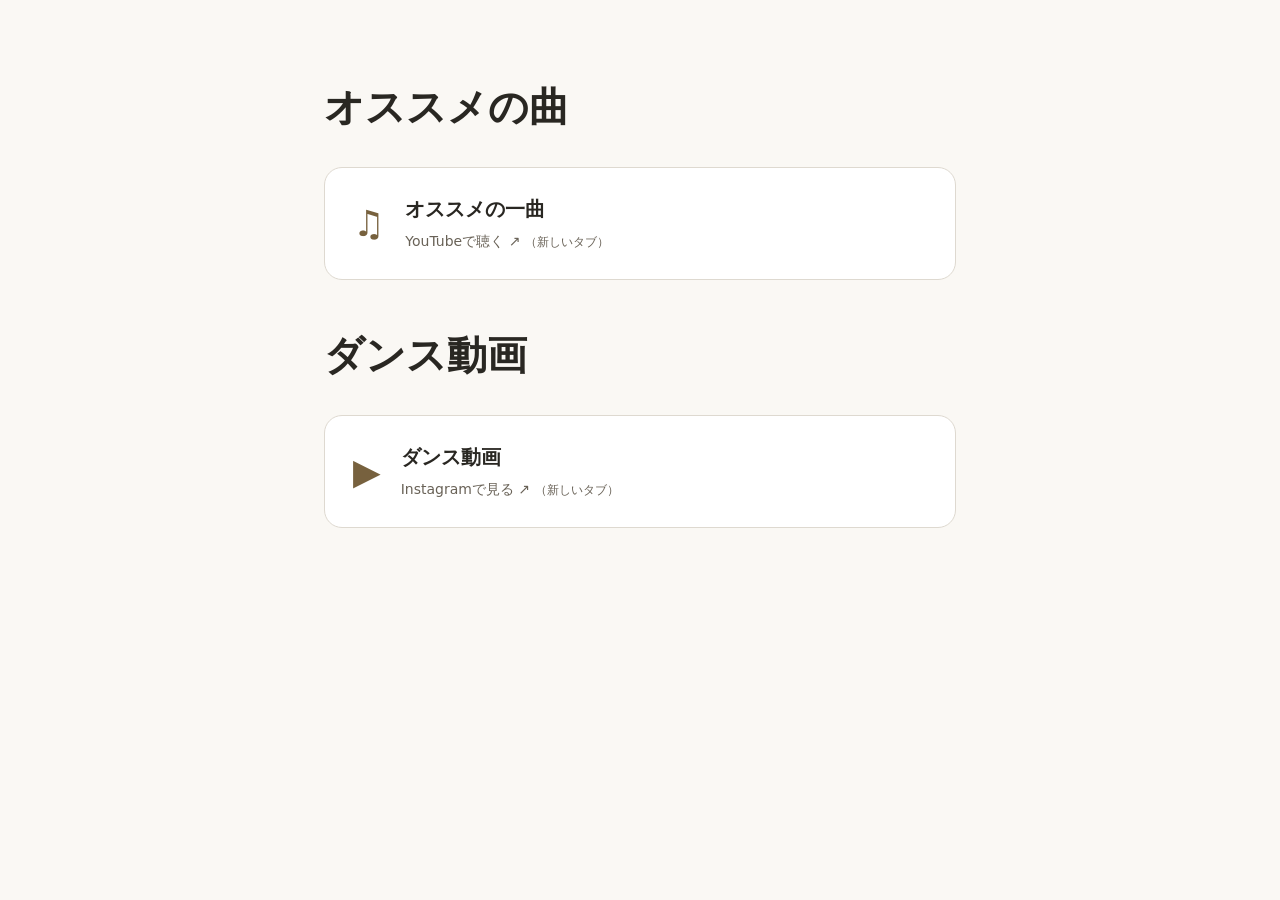
<file: index.html>
<!DOCTYPE html>
<html lang="ja">
<head>
  <meta charset="UTF-8">
  <meta name="viewport" content="width=device-width, initial-scale=1.0">
  <title>オススメの曲・ダンス動画</title>
  <meta name="description" content="オススメの曲とダンス動画。">
  <style>
    * { box-sizing: border-box; }
    body { margin: 0; background: #faf8f4; color: #292722; font-family: system-ui, sans-serif; }
    main { max-width: 680px; margin: 0 auto; padding: 80px 24px; }
    h1 { font-size: clamp(28px, 6vw, 40px); margin: 0 0 32px; }
    a { display: flex; align-items: center; gap: 20px; padding: 28px; border: 1px solid #ded9d0; border-radius: 18px; background: white; color: inherit; text-decoration: none; }
    a:hover { background: #f0ede6; }
    a:focus-visible { outline: 3px solid #77613e; outline-offset: 5px; }
    .icon { font-size: 36px; color: #77613e; }
    h2 { font-size: 20px; margin: 0 0 10px; }
    p { margin: 0; font-size: 14px; color: #696257; }
    @media (max-width: 480px) { main { padding: 48px 20px; } a { padding: 22px; } }
  </style>
</head>
<body>
  <main>
    <h1>オススメの曲</h1>
    <a href="https://www.youtube.com/watch?v=fzwpfU5M848" target="_blank" rel="noopener noreferrer">
      <span class="icon" aria-hidden="true">♫</span>
      <div>
        <h2>オススメの一曲</h2>
        <p>YouTubeで聴く ↗ <small>（新しいタブ）</small></p>
      </div>
    </a>
    <section aria-labelledby="dance-video" style="margin-top: 48px;">
      <h2 id="dance-video" style="font-size: clamp(28px, 6vw, 40px); margin-bottom: 32px;">ダンス動画</h2>
      <a href="https://www.instagram.com/p/Daqv--Bpf0F/" target="_blank" rel="noopener noreferrer">
        <span class="icon" aria-hidden="true">▶</span>
        <div>
          <h3 style="font-size: 20px; margin: 0 0 10px;">ダンス動画</h3>
          <p>Instagramで見る ↗ <small>（新しいタブ）</small></p>
        </div>
      </a>
    </section>
  </main>
</body>
</html>
</file>
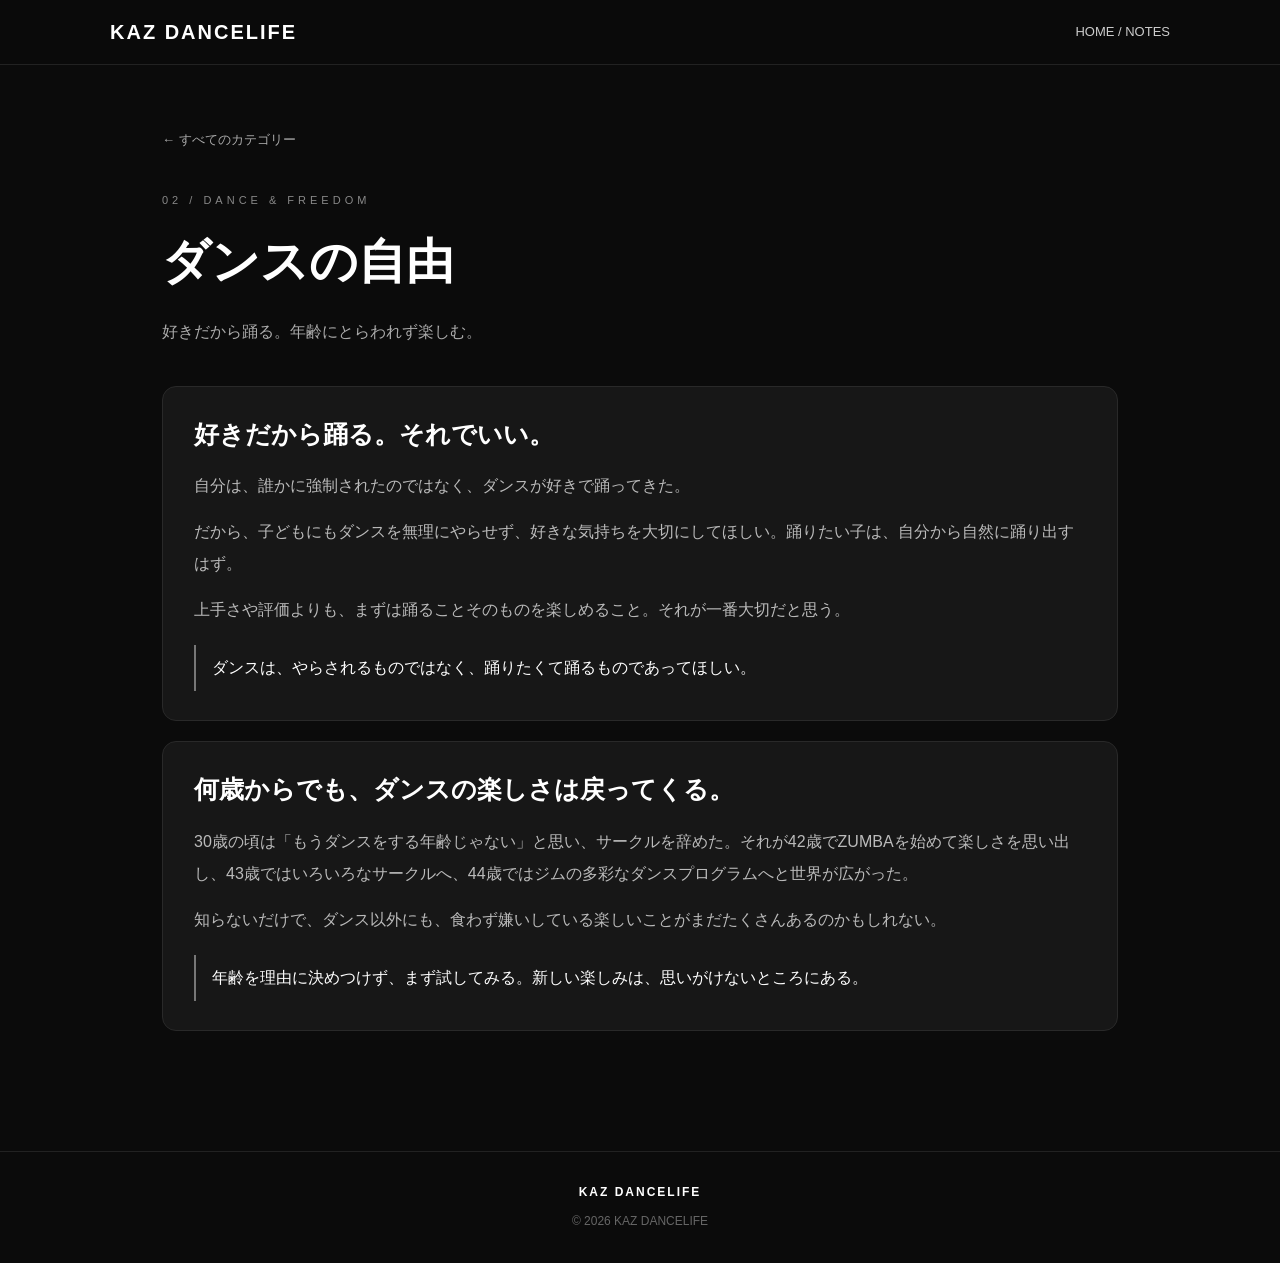
<file: freedom.html>
<!DOCTYPE html>
<html lang="ja">
<head>
  <meta charset="UTF-8">
  <meta name="viewport" content="width=device-width, initial-scale=1.0">
  <title>ダンスの自由 | KAZ DANCELIFE</title>
  <meta name="description" content="ダンスを通じた気づきや日々の記録。KAZ DANCELIFE">
  <link rel="stylesheet" href="style.css">
  <link rel="stylesheet" href="notes.css">
</head>
<body>
  <header>
    <div class="header-inner">
      <a href="index.html" class="logo">KAZ DANCELIFE</a>
      <nav aria-label="メインナビゲーション"><a href="index.html">HOME / NOTES</a></nav>
    </div>
  </header>

  <main class="notes-main category-page">
    <a class="back-link" href="index.html">← すべてのカテゴリー</a>
    <div class="section-label">02 / DANCE &amp; FREEDOM</div><h1 class="page-title">ダンスの自由</h1>
    <p class="notes-intro">好きだから踊る。年齢にとらわれず楽しむ。</p>
    <article class="note-card"><h2>好きだから踊る。それでいい。</h2>
      <p>自分は、誰かに強制されたのではなく、ダンスが好きで踊ってきた。</p>
      <p>だから、子どもにもダンスを無理にやらせず、好きな気持ちを大切にしてほしい。踊りたい子は、自分から自然に踊り出すはず。</p>
      <p>上手さや評価よりも、まずは踊ることそのものを楽しめること。それが一番大切だと思う。</p>
      <p class="note-highlight">ダンスは、やらされるものではなく、踊りたくて踊るものであってほしい。</p>
    </article>
    <article class="note-card"><h2>何歳からでも、ダンスの楽しさは戻ってくる。</h2>
      <p>30歳の頃は「もうダンスをする年齢じゃない」と思い、サークルを辞めた。それが42歳でZUMBAを始めて楽しさを思い出し、43歳ではいろいろなサークルへ、44歳ではジムの多彩なダンスプログラムへと世界が広がった。</p>
      <p>知らないだけで、ダンス以外にも、食わず嫌いしている楽しいことがまだたくさんあるのかもしれない。</p>
      <p class="note-highlight">年齢を理由に決めつけず、まず試してみる。新しい楽しみは、思いがけないところにある。</p>
    </article>
  </main>

  <footer><div class="footer-logo">KAZ DANCELIFE</div><p>© 2026 KAZ DANCELIFE</p></footer>
</body>
</html>
</file>
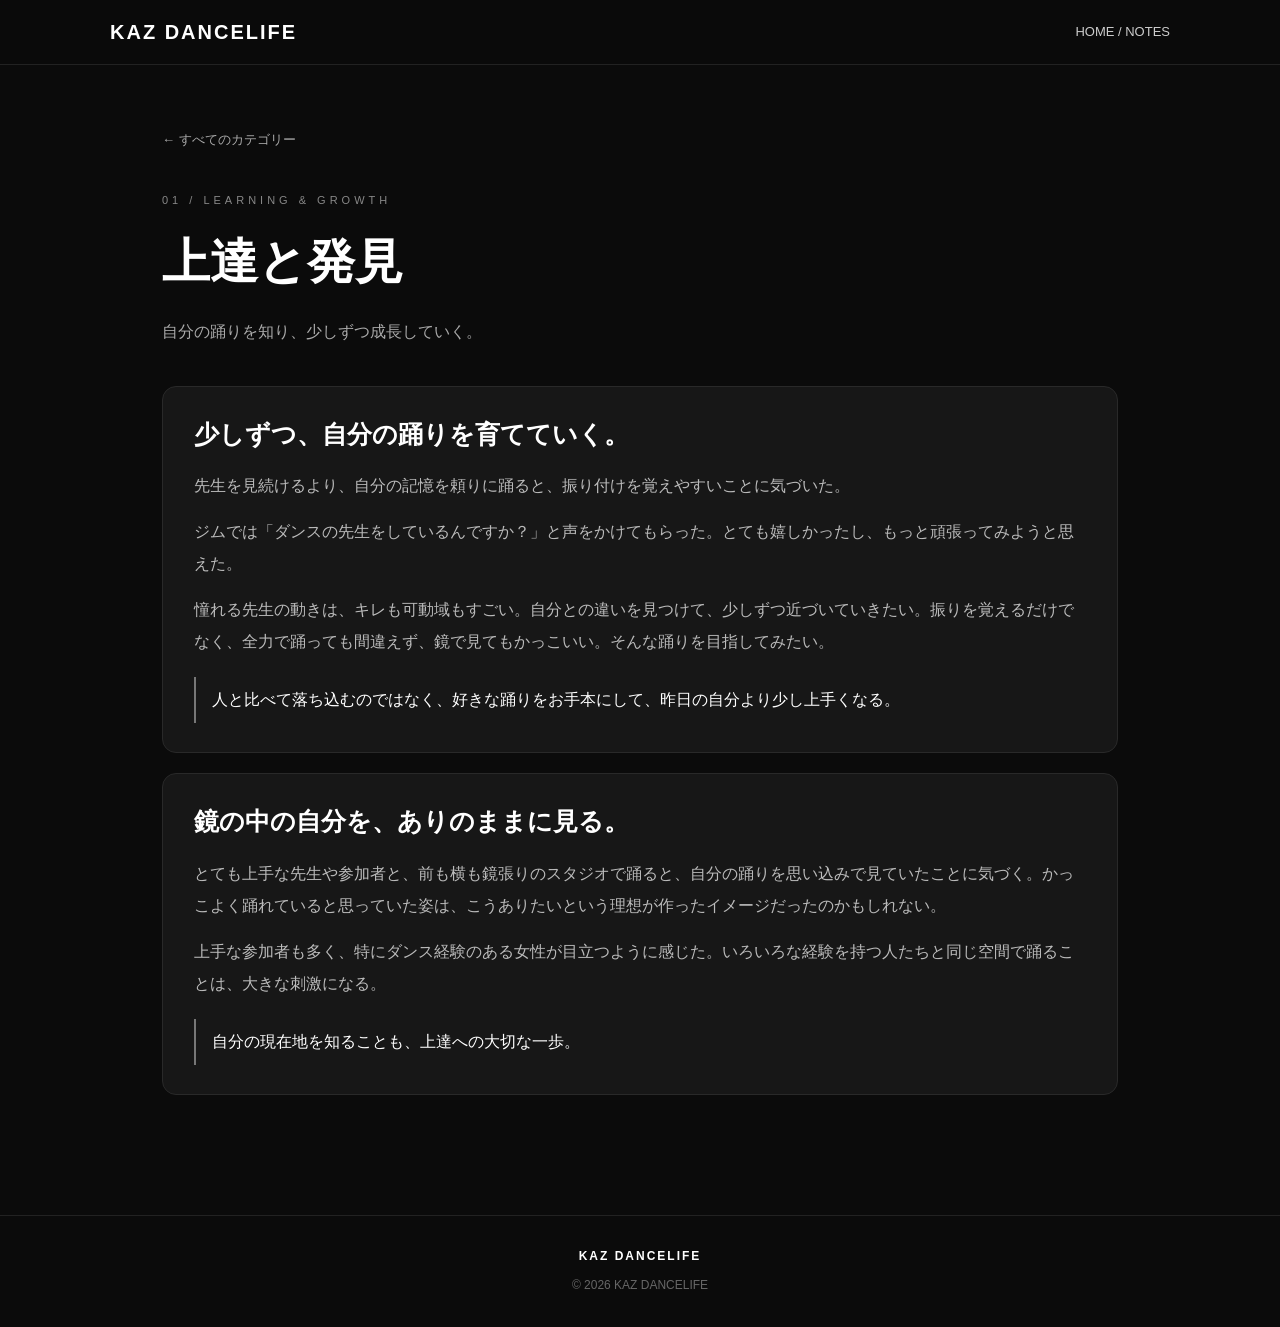
<file: growth.html>
<!DOCTYPE html>
<html lang="ja">
<head>
  <meta charset="UTF-8">
  <meta name="viewport" content="width=device-width, initial-scale=1.0">
  <title>上達と発見 | KAZ DANCELIFE</title>
  <meta name="description" content="ダンスを通じた気づきや日々の記録。KAZ DANCELIFE">
  <link rel="stylesheet" href="style.css">
  <link rel="stylesheet" href="notes.css">
</head>
<body>
  <header>
    <div class="header-inner">
      <a href="index.html" class="logo">KAZ DANCELIFE</a>
      <nav aria-label="メインナビゲーション"><a href="index.html">HOME / NOTES</a></nav>
    </div>
  </header>

  <main class="notes-main category-page">
    <a class="back-link" href="index.html">← すべてのカテゴリー</a>
    <div class="section-label">01 / LEARNING &amp; GROWTH</div><h1 class="page-title">上達と発見</h1>
    <p class="notes-intro">自分の踊りを知り、少しずつ成長していく。</p>
    <article class="note-card"><h2>少しずつ、自分の踊りを育てていく。</h2>
      <p>先生を見続けるより、自分の記憶を頼りに踊ると、振り付けを覚えやすいことに気づいた。</p>
      <p>ジムでは「ダンスの先生をしているんですか？」と声をかけてもらった。とても嬉しかったし、もっと頑張ってみようと思えた。</p>
      <p>憧れる先生の動きは、キレも可動域もすごい。自分との違いを見つけて、少しずつ近づいていきたい。振りを覚えるだけでなく、全力で踊っても間違えず、鏡で見てもかっこいい。そんな踊りを目指してみたい。</p>
      <p class="note-highlight">人と比べて落ち込むのではなく、好きな踊りをお手本にして、昨日の自分より少し上手くなる。</p>
    </article>
    <article class="note-card"><h2>鏡の中の自分を、ありのままに見る。</h2>
      <p>とても上手な先生や参加者と、前も横も鏡張りのスタジオで踊ると、自分の踊りを思い込みで見ていたことに気づく。かっこよく踊れていると思っていた姿は、こうありたいという理想が作ったイメージだったのかもしれない。</p>
      <p>上手な参加者も多く、特にダンス経験のある女性が目立つように感じた。いろいろな経験を持つ人たちと同じ空間で踊ることは、大きな刺激になる。</p>
      <p class="note-highlight">自分の現在地を知ることも、上達への大切な一歩。</p>
    </article>
  </main>

  <footer><div class="footer-logo">KAZ DANCELIFE</div><p>© 2026 KAZ DANCELIFE</p></footer>
</body>
</html>
</file>
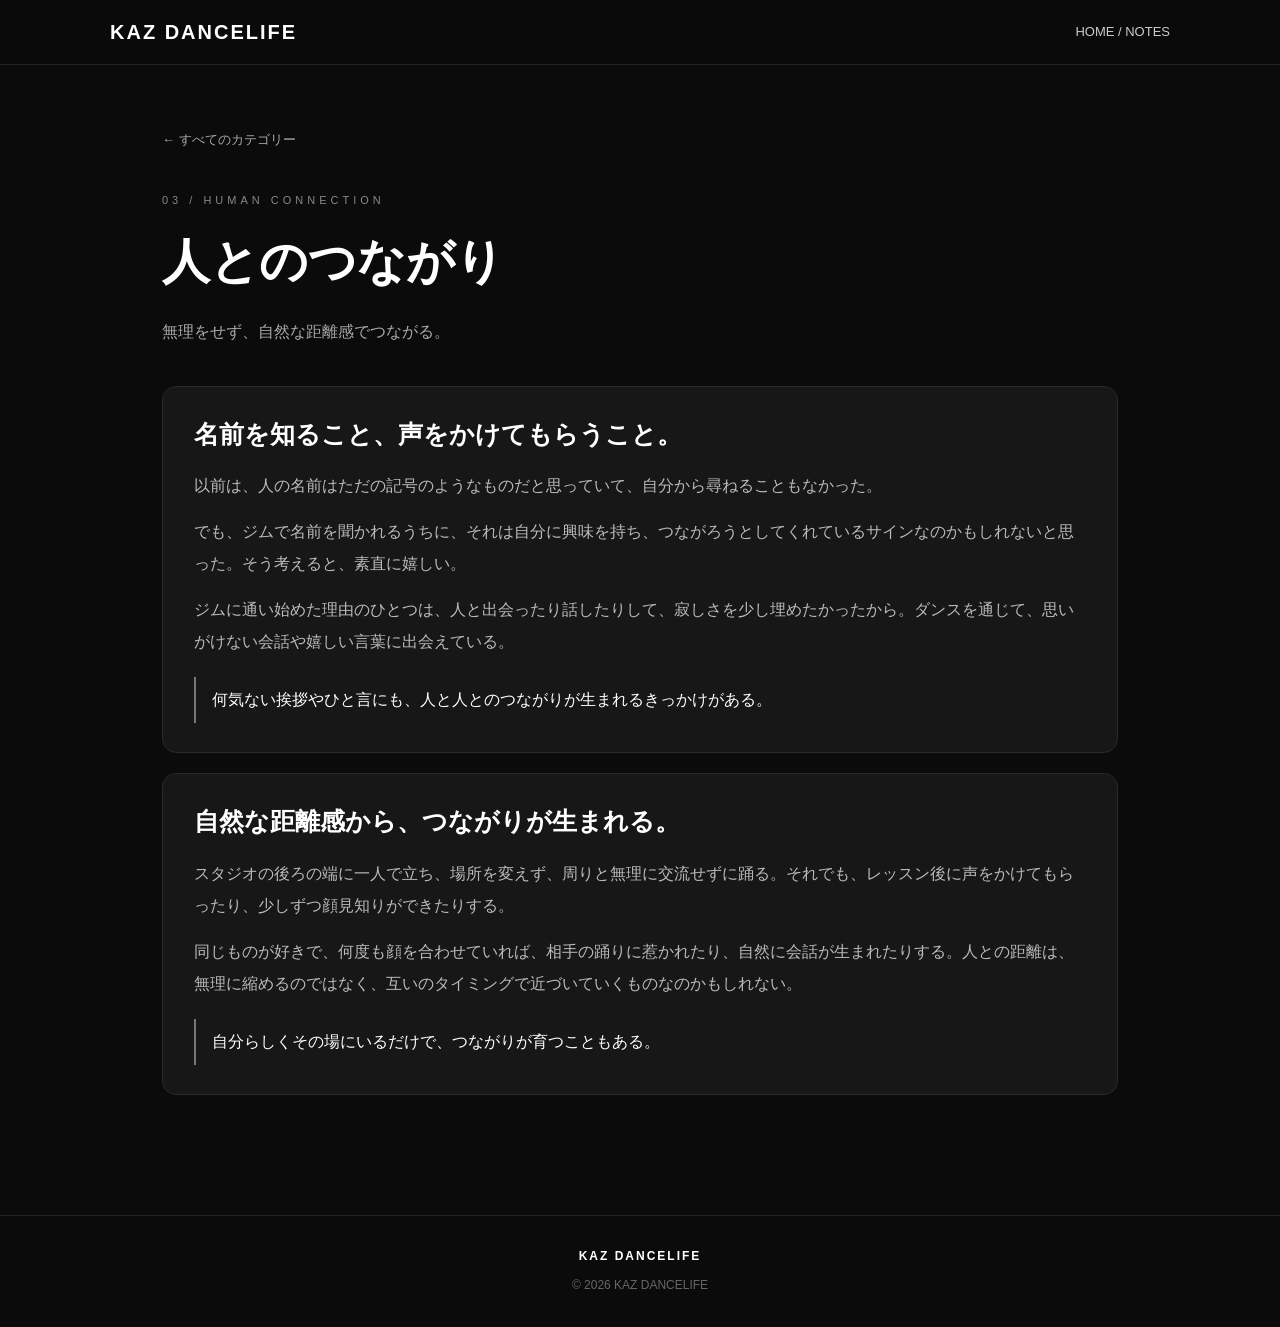
<file: people.html>
<!DOCTYPE html>
<html lang="ja">
<head>
  <meta charset="UTF-8">
  <meta name="viewport" content="width=device-width, initial-scale=1.0">
  <title>人とのつながり | KAZ DANCELIFE</title>
  <meta name="description" content="ダンスを通じた気づきや日々の記録。KAZ DANCELIFE">
  <link rel="stylesheet" href="style.css">
  <link rel="stylesheet" href="notes.css">
</head>
<body>
  <header>
    <div class="header-inner">
      <a href="index.html" class="logo">KAZ DANCELIFE</a>
      <nav aria-label="メインナビゲーション"><a href="index.html">HOME / NOTES</a></nav>
    </div>
  </header>

  <main class="notes-main category-page">
    <a class="back-link" href="index.html">← すべてのカテゴリー</a>
    <div class="section-label">03 / HUMAN CONNECTION</div><h1 class="page-title">人とのつながり</h1>
    <p class="notes-intro">無理をせず、自然な距離感でつながる。</p>
    <article class="note-card"><h2>名前を知ること、声をかけてもらうこと。</h2>
      <p>以前は、人の名前はただの記号のようなものだと思っていて、自分から尋ねることもなかった。</p>
      <p>でも、ジムで名前を聞かれるうちに、それは自分に興味を持ち、つながろうとしてくれているサインなのかもしれないと思った。そう考えると、素直に嬉しい。</p>
      <p>ジムに通い始めた理由のひとつは、人と出会ったり話したりして、寂しさを少し埋めたかったから。ダンスを通じて、思いがけない会話や嬉しい言葉に出会えている。</p>
      <p class="note-highlight">何気ない挨拶やひと言にも、人と人とのつながりが生まれるきっかけがある。</p>
    </article>
    <article class="note-card"><h2>自然な距離感から、つながりが生まれる。</h2>
      <p>スタジオの後ろの端に一人で立ち、場所を変えず、周りと無理に交流せずに踊る。それでも、レッスン後に声をかけてもらったり、少しずつ顔見知りができたりする。</p>
      <p>同じものが好きで、何度も顔を合わせていれば、相手の踊りに惹かれたり、自然に会話が生まれたりする。人との距離は、無理に縮めるのではなく、互いのタイミングで近づいていくものなのかもしれない。</p>
      <p class="note-highlight">自分らしくその場にいるだけで、つながりが育つこともある。</p>
    </article>
  </main>

  <footer><div class="footer-logo">KAZ DANCELIFE</div><p>© 2026 KAZ DANCELIFE</p></footer>
</body>
</html>
</file>
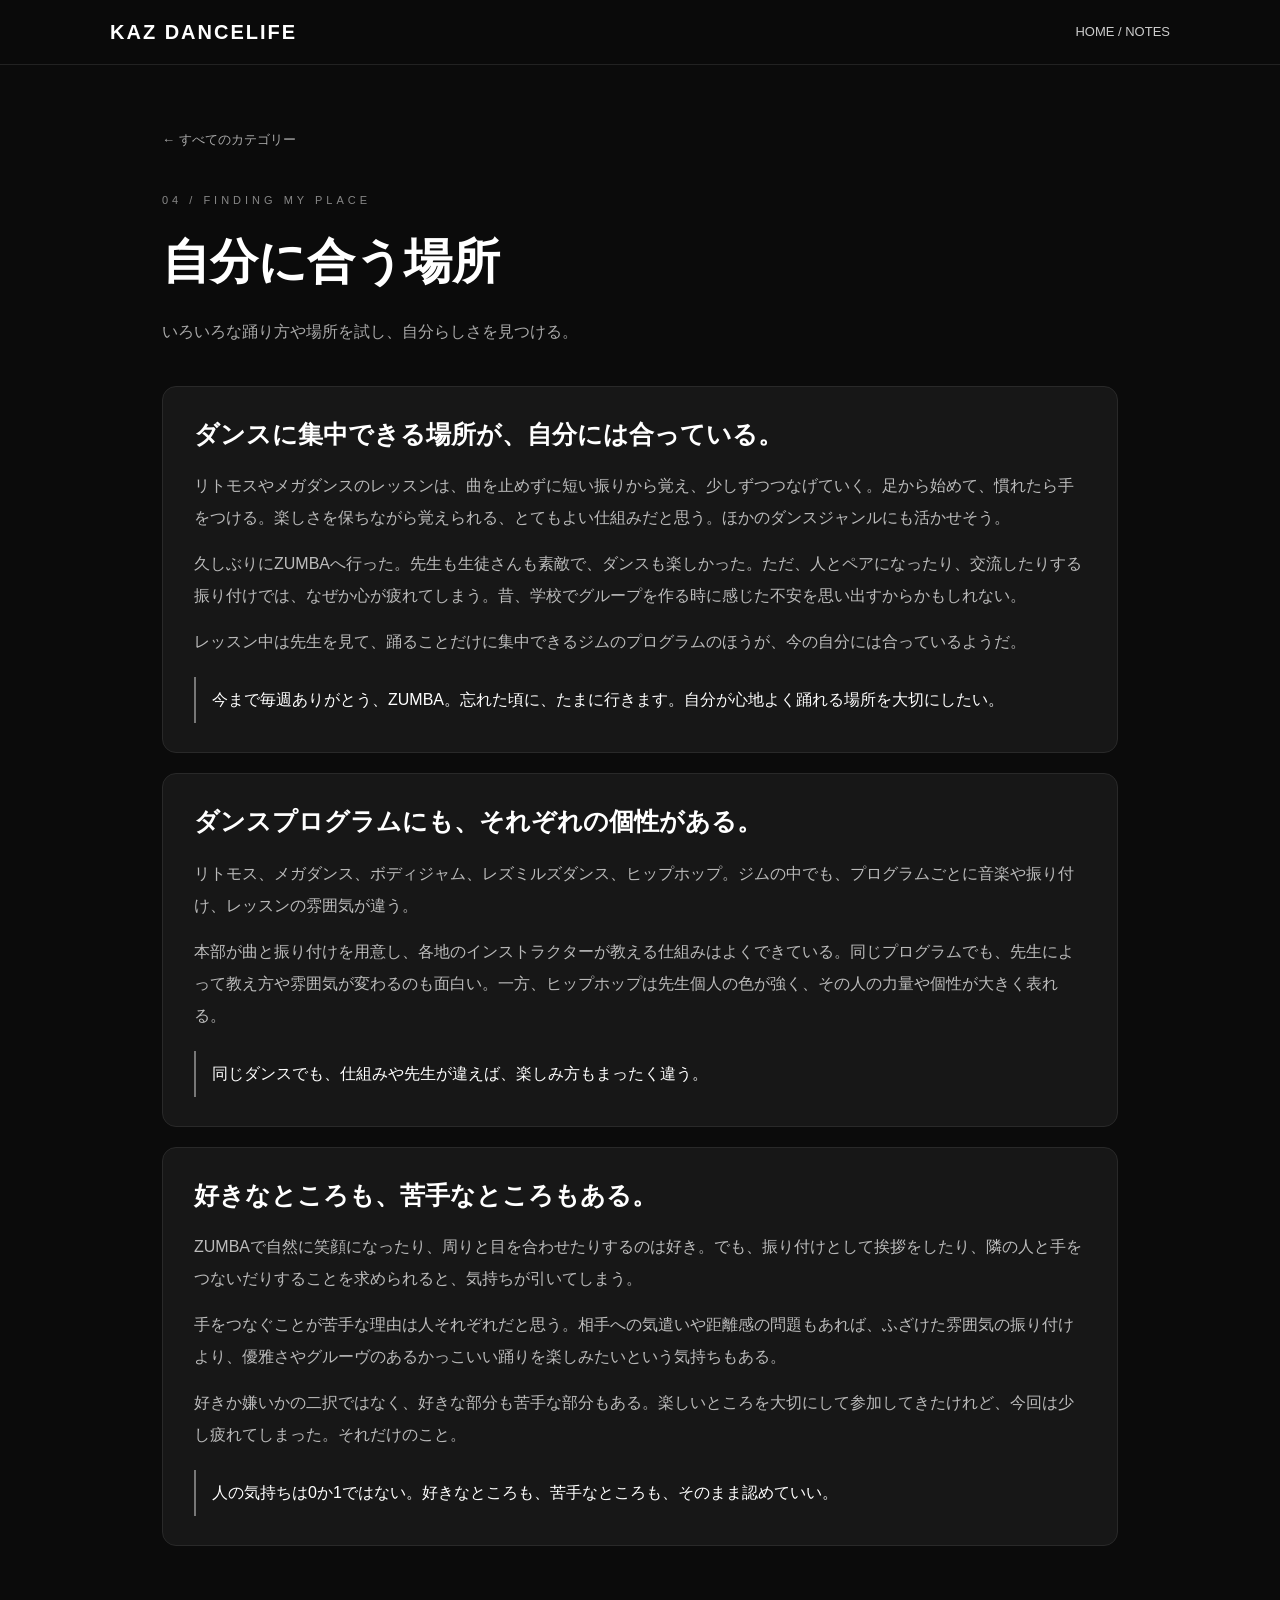
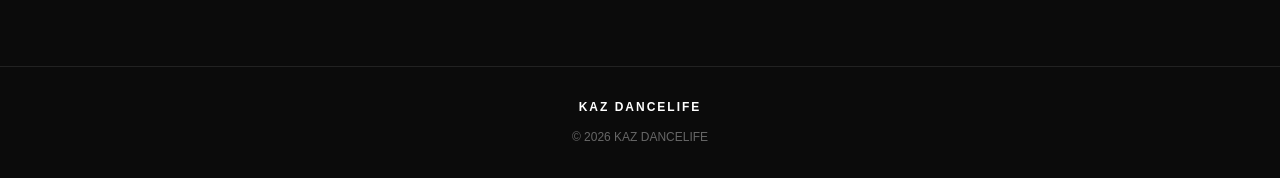
<file: style.html>
<!DOCTYPE html>
<html lang="ja">
<head>
  <meta charset="UTF-8">
  <meta name="viewport" content="width=device-width, initial-scale=1.0">
  <title>自分に合う場所 | KAZ DANCELIFE</title>
  <meta name="description" content="ダンスを通じた気づきや日々の記録。KAZ DANCELIFE">
  <link rel="stylesheet" href="style.css">
  <link rel="stylesheet" href="notes.css">
</head>
<body>
  <header>
    <div class="header-inner">
      <a href="index.html" class="logo">KAZ DANCELIFE</a>
      <nav aria-label="メインナビゲーション"><a href="index.html">HOME / NOTES</a></nav>
    </div>
  </header>

  <main class="notes-main category-page">
    <a class="back-link" href="index.html">← すべてのカテゴリー</a>
    <div class="section-label">04 / FINDING MY PLACE</div><h1 class="page-title">自分に合う場所</h1>
    <p class="notes-intro">いろいろな踊り方や場所を試し、自分らしさを見つける。</p>
    <article class="note-card"><h2>ダンスに集中できる場所が、自分には合っている。</h2>
      <p>リトモスやメガダンスのレッスンは、曲を止めずに短い振りから覚え、少しずつつなげていく。足から始めて、慣れたら手をつける。楽しさを保ちながら覚えられる、とてもよい仕組みだと思う。ほかのダンスジャンルにも活かせそう。</p>
      <p>久しぶりにZUMBAへ行った。先生も生徒さんも素敵で、ダンスも楽しかった。ただ、人とペアになったり、交流したりする振り付けでは、なぜか心が疲れてしまう。昔、学校でグループを作る時に感じた不安を思い出すからかもしれない。</p>
      <p>レッスン中は先生を見て、踊ることだけに集中できるジムのプログラムのほうが、今の自分には合っているようだ。</p>
      <p class="note-highlight">今まで毎週ありがとう、ZUMBA。忘れた頃に、たまに行きます。自分が心地よく踊れる場所を大切にしたい。</p>
    </article>
    <article class="note-card"><h2>ダンスプログラムにも、それぞれの個性がある。</h2>
      <p>リトモス、メガダンス、ボディジャム、レズミルズダンス、ヒップホップ。ジムの中でも、プログラムごとに音楽や振り付け、レッスンの雰囲気が違う。</p>
      <p>本部が曲と振り付けを用意し、各地のインストラクターが教える仕組みはよくできている。同じプログラムでも、先生によって教え方や雰囲気が変わるのも面白い。一方、ヒップホップは先生個人の色が強く、その人の力量や個性が大きく表れる。</p>
      <p class="note-highlight">同じダンスでも、仕組みや先生が違えば、楽しみ方もまったく違う。</p>
    </article>
    <article class="note-card"><h2>好きなところも、苦手なところもある。</h2>
      <p>ZUMBAで自然に笑顔になったり、周りと目を合わせたりするのは好き。でも、振り付けとして挨拶をしたり、隣の人と手をつないだりすることを求められると、気持ちが引いてしまう。</p>
      <p>手をつなぐことが苦手な理由は人それぞれだと思う。相手への気遣いや距離感の問題もあれば、ふざけた雰囲気の振り付けより、優雅さやグルーヴのあるかっこいい踊りを楽しみたいという気持ちもある。</p>
      <p>好きか嫌いかの二択ではなく、好きな部分も苦手な部分もある。楽しいところを大切にして参加してきたけれど、今回は少し疲れてしまった。それだけのこと。</p>
      <p class="note-highlight">人の気持ちは0か1ではない。好きなところも、苦手なところも、そのまま認めていい。</p>
    </article>
  </main>

  <footer><div class="footer-logo">KAZ DANCELIFE</div><p>© 2026 KAZ DANCELIFE</p></footer>
</body>
</html>
</file>
<file: style.css>
/* ====================
   RESET
==================== */

* {
  box-sizing: border-box;
  margin: 0;
  padding: 0;
}

html {
  scroll-behavior: smooth;
}

body {
  font-family:
    -apple-system,
    BlinkMacSystemFont,
    "Segoe UI",
    "Noto Sans JP",
    sans-serif;

  background: #0b0b0b;
  color: #fff;
  line-height: 1.8;
}

a {
  color: inherit;
  text-decoration: none;
}


/* ====================
   HEADER
==================== */

header {
  position: fixed;
  top: 0;
  left: 0;
  width: 100%;
  z-index: 1000;

  background: rgba(11, 11, 11, 0.88);
  backdrop-filter: blur(10px);

  border-bottom: 1px solid #222;
}

.header-inner {
  max-width: 1100px;
  margin: auto;

  padding: 14px 20px;

  display: flex;
  justify-content: space-between;
  align-items: center;
}

.logo {
  font-size: 20px;
  font-weight: 800;
  letter-spacing: 2px;
}

nav {
  display: flex;
  gap: 24px;

  font-size: 13px;
  color: #ccc;
}

nav a {
  transition: 0.3s;
}

nav a:hover {
  color: #fff;
}


/* ====================
   HERO
==================== */

.hero {
  min-height: 100vh;

  display: flex;
  align-items: center;
  justify-content: center;

  text-align: center;

  padding: 100px 20px 60px;

  background:
    radial-gradient(
      circle at center,
      #252525 0%,
      #0b0b0b 60%
    );
}

.hero-content {
  max-width: 800px;
}

.hero-small {
  font-size: 13px;
  letter-spacing: 5px;
  color: #aaa;

  margin-bottom: 20px;
}

.hero h1 {
  font-size: clamp(44px, 12vw, 100px);
  line-height: 1;

  letter-spacing: 4px;
  font-weight: 900;
}

.hero h1 span {
  display: block;
}

.hero-title {
  margin-top: 25px;

  font-size: clamp(18px, 4vw, 28px);

  letter-spacing: 5px;
  font-weight: 600;
}

.hero-jp {
  margin-top: 12px;

  color: #aaa;
  font-size: 14px;
}

.hero-button {
  display: inline-block;

  margin-top: 35px;
  padding: 13px 30px;

  border: 1px solid #fff;
  border-radius: 30px;

  font-size: 13px;

  transition: 0.3s;
}

.hero-button:hover {
  background: #fff;
  color: #000;
}


/* ====================
   COMMON
==================== */

section {
  padding: 90px 20px;
}

.container {
  max-width: 1000px;
  margin: auto;
}

.section-label {
  font-size: 11px;
  letter-spacing: 4px;

  color: #888;

  margin-bottom: 8px;
}

.section-title {
  font-size: 34px;

  margin-bottom: 35px;

  letter-spacing: 2px;
}


/* ====================
   PROFILE
==================== */

.profile {
  background: #111;
}

.profile-box {
  display: grid;

  grid-template-columns: 220px 1fr;

  gap: 45px;

  align-items: center;
}


/* PROFILE IMAGE */

.profile-image {
  width: 220px;
  height: 220px;

  border-radius: 50%;

  overflow: hidden;

  border: 1px solid #333;

  background: #222;
}

.profile-image img {
  width: 100%;
  height: 100%;

  object-fit: cover;

  display: block;
}


/* PROFILE TEXT */

.profile-text h3 {
  font-size: 25px;

  margin-bottom: 15px;
}

.profile-text p {
  color: #bbb;
}

.profile-text strong {
  color: #fff;
}


/* ====================
   DANCE SCHEDULE
==================== */

.schedule {
  background: #0b0b0b;
}

.schedule-list {
  max-width: 750px;

  margin: 0 auto;
}

.schedule-item {
  display: flex;
  align-items: center;

  background: #151515;

  border: 1px solid #252525;

  border-radius: 12px;

  margin-bottom: 15px;

  overflow: hidden;

  transition: 0.3s;
}

.schedule-item:hover {
  transform: translateY(-3px);

  border-color: #555;
}


/* DATE */

.schedule-date {
  width: 120px;
  min-width: 120px;

  padding: 20px;

  text-align: center;

  background: #191919;

  border-right: 1px solid #292929;
}

.schedule-date .month {
  display: block;

  font-size: 12px;

  letter-spacing: 3px;

  color: #888;
}

.schedule-date .day {
  display: block;

  font-size: 42px;

  font-weight: 800;

  line-height: 1.1;
}

.schedule-date .year {
  display: block;

  font-size: 11px;

  color: #777;
}


/* SCHEDULE INFO */

.schedule-info {
  padding: 20px 25px;
}

.schedule-time {
  font-size: 13px;

  color: #aaa;

  margin-bottom: 5px;
}

.schedule-info h3 {
  font-size: 21px;

  margin-bottom: 3px;
}

.schedule-info p {
  color: #888;

  font-size: 13px;
}


/* ====================
   CARDS
==================== */

.cards {
  display: grid;

  grid-template-columns:
    repeat(3, 1fr);

  gap: 18px;
}

.card {
  min-height: 220px;

  padding: 28px;

  background: #151515;

  border: 1px solid #252525;

  border-radius: 12px;

  transition: 0.3s;

  display: flex;

  flex-direction: column;

  justify-content: flex-end;
}

.card:hover {
  transform: translateY(-5px);

  border-color: #555;
}

.card-icon {
  font-size: 38px;

  margin-bottom: auto;
}

.card h3 {
  font-size: 21px;

  margin-bottom: 6px;
}

.card p {
  color: #999;

  font-size: 13px;
}


/* ====================
   INSTAGRAM VIDEO
==================== */

.dance-video {
  max-width: 540px;

  margin: 0 auto 40px;
}


/* ====================
   LIFE
==================== */

.life {
  background: #111;
}

.life-text {
  max-width: 700px;

  color: #bbb;

  font-size: 16px;
}

.life-text strong {
  color: #fff;
}


/* ====================
   MESSAGE
==================== */

.message {
  text-align: center;

  padding: 110px 20px;
}

.message h2 {
  font-size: clamp(28px, 7vw, 50px);

  letter-spacing: 3px;

  margin-bottom: 15px;
}

.message p {
  color: #999;
}


/* ====================
   FOOTER
==================== */

footer {
  border-top: 1px solid #222;

  padding: 30px 20px;

  text-align: center;

  color: #666;

  font-size: 12px;
}

.footer-logo {
  color: #fff;

  font-weight: 700;

  letter-spacing: 2px;

  margin-bottom: 8px;
}


/* ====================
   MOBILE
==================== */

@media (max-width: 700px) {

  /* HEADER */

  .header-inner {
    padding: 12px 15px;
  }

  .logo {
    font-size: 16px;
  }

  nav {
    gap: 12px;

    font-size: 10px;
  }


  /* HERO */

  .hero {
    min-height: 90vh;

    padding-left: 15px;
    padding-right: 15px;
  }

  .hero h1 {
    letter-spacing: 2px;
  }

  .hero-title {
    letter-spacing: 3px;
  }


  /* SECTION */

  section {
    padding: 70px 18px;
  }

  .section-title {
    font-size: 28px;
  }


  /* PROFILE */

  .profile-box {
    grid-template-columns: 1fr;

    text-align: center;
  }

  .profile-image {
    width: 150px;
    height: 150px;

    margin: auto;
  }


  /* SCHEDULE */

  .schedule-item {
    align-items: stretch;
  }

  .schedule-date {
    width: 90px;
    min-width: 90px;

    padding: 15px 10px;

    display: flex;

    flex-direction: column;

    justify-content: center;
  }

  .schedule-date .day {
    font-size: 34px;
  }

  .schedule-info {
    padding: 15px;
  }

  .schedule-time {
    font-size: 12px;
  }

  .schedule-info h3 {
    font-size: 18px;
  }


  /* CARDS */

  .cards {
    grid-template-columns: 1fr;
  }

  .card {
    min-height: 180px;
  }


  /* INSTAGRAM */

  .dance-video {
    width: 100%;
    margin-bottom: 30px;
  }


  /* MESSAGE */

  .message {
    padding: 90px 20px;
  }

}
</file>
<file: notes.css>
/* Notes pages */
.notes-hero { min-height: 68vh; display:flex; flex-direction:column; align-items:center; justify-content:center; text-align:center; padding:120px 20px 70px; background:radial-gradient(circle at center,#252525 0%,#0b0b0b 62%); }
.notes-hero h1 { font-size:clamp(48px,11vw,92px); line-height:1; letter-spacing:3px; font-weight:900; }
.notes-hero h1 span { display:block; }
.notes-hero .hero-title { margin-top:22px; font-size:clamp(18px,4vw,26px); letter-spacing:4px; }
.notes-hero .hero-jp { margin-top:8px; color:#aaa; font-size:14px; }
.notes-main { max-width:1000px; margin:0 auto; padding:78px 22px 100px; }
.notes-intro { color:#aaa; line-height:2; margin:-14px 0 38px; }
.category-grid { display:grid; grid-template-columns:repeat(2,minmax(0,1fr)); gap:18px; }
.category-card { min-height:245px; padding:27px 29px; border:1px solid #292929; border-radius:14px; background:linear-gradient(145deg,#191919,#111); display:flex; flex-direction:column; transition:.25s; }
.category-card:hover { transform:translateY(-4px); border-color:#777; background:#1b1b1b; }
.category-number { color:#858585; font-size:10px; letter-spacing:2px; }
.category-icon { font-size:36px; line-height:1.3; margin:20px 0 12px; color:#ddd; }
.category-card h2 { font-size:24px; margin-bottom:5px; }
.category-card p { color:#aaa; font-size:14px; line-height:1.8; }
.read-more { margin-top:auto; padding-top:22px; font-size:10px; letter-spacing:2px; color:#ddd; }
.closing-line { margin-top:55px; text-align:center; color:#777; font-size:14px; letter-spacing:1px; }
.category-page { padding-top:125px; }
.back-link { display:inline-block; color:#aaa; font-size:13px; margin-bottom:40px; transition:.2s; }
.back-link:hover { color:#fff; }
.page-title { font-size:clamp(32px,6vw,48px); margin-bottom:24px; }
.note-card { padding:29px 31px; margin:0 0 20px; border:1px solid #292929; border-radius:14px; background:#171717; }
.note-card h2 { font-size:clamp(20px,3vw,25px); line-height:1.5; margin:0 0 17px; }
.note-card p { color:#bbb; line-height:2; margin:0 0 14px; }
.note-card p:last-child { margin-bottom:0; }
.note-highlight { color:#fff !important; border-left:2px solid #777; padding:7px 0 7px 16px; margin-top:19px !important; }
@media(max-width:650px) { .notes-hero { min-height:65vh; } .notes-main { padding:65px 18px 80px; } .category-grid { grid-template-columns:1fr; } .category-card { min-height:205px; } .category-card h2 { font-size:22px; } .note-card { padding:22px 20px; } .category-page { padding-top:105px; } }
</file>
